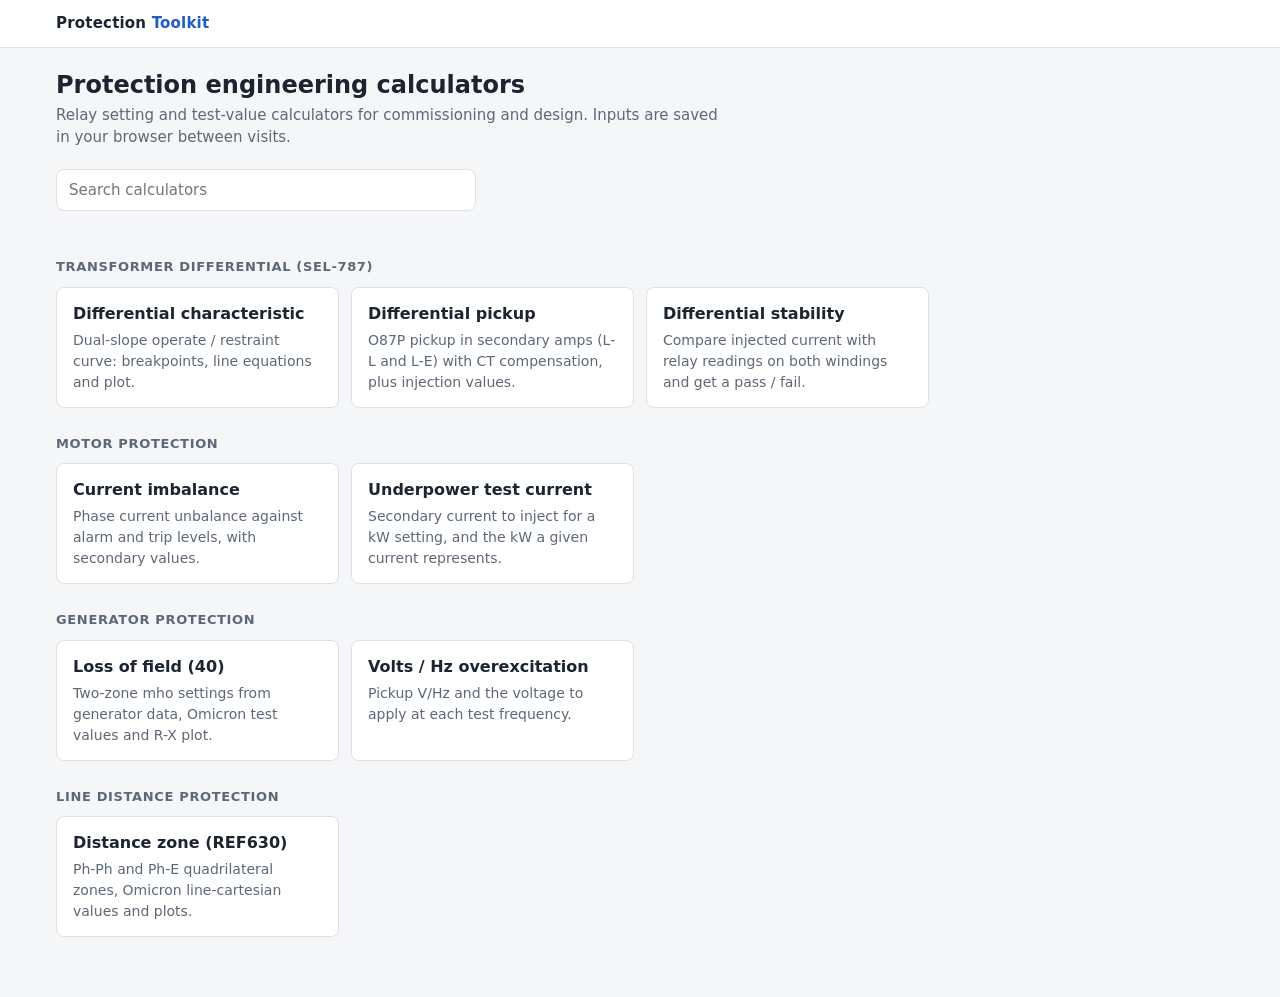
<file: calculators/calculator site/index.html>
<!doctype html>
<html lang="en">
<head>
<meta charset="utf-8">
<meta name="viewport" content="width=device-width, initial-scale=1">
<title>Protection Toolkit</title>
<link rel="stylesheet" href="css/style.css">
</head>
<body data-base="">
<main class="wrap" id="app">
  <div class="page-title">
    <h1>Protection engineering calculators</h1>
    <p>Relay setting and test-value calculators for commissioning and design. Inputs are saved in your browser between visits.</p>
  </div>
  <input class="search" id="q" type="search" placeholder="Search calculators" aria-label="Search calculators">
  <div id="list"></div>
</main>
<script src="js/registry.js"></script>
<script src="js/core.js"></script>
<script>
(function () {
  var h = TK.h, list = document.getElementById('list'), q = document.getElementById('q');
  var head = h('header', { class: 'site-header' }, h('div', { class: 'wrap' }, h('a', { class: 'brand', href: 'index.html', html: 'Protection <span>Toolkit</span>' })));
  document.body.insertBefore(head, document.body.firstChild);
  function render() {
    var term = q.value.trim().toLowerCase(), groups = {}, order = [];
    TK.registry.forEach(function (c) {
      if (term && (c.title + ' ' + c.desc + ' ' + c.group).toLowerCase().indexOf(term) < 0) return;
      if (!groups[c.group]) { groups[c.group] = []; order.push(c.group); }
      groups[c.group].push(c);
    });
    list.textContent = '';
    if (!order.length) list.appendChild(h('p', { class: 'empty' }, 'No calculators match.'));
    order.forEach(function (g) {
      list.appendChild(h('div', { class: 'group-h' }, g));
      list.appendChild(h('div', { class: 'cards' }, groups[g].map(function (c) {
        return h('a', { class: 'card', href: c.href }, h('h3', null, c.title), h('p', null, c.desc));
      })));
    });
  }
  q.addEventListener('input', render);
  render();
})();
</script>
</body>
</html>
</file>
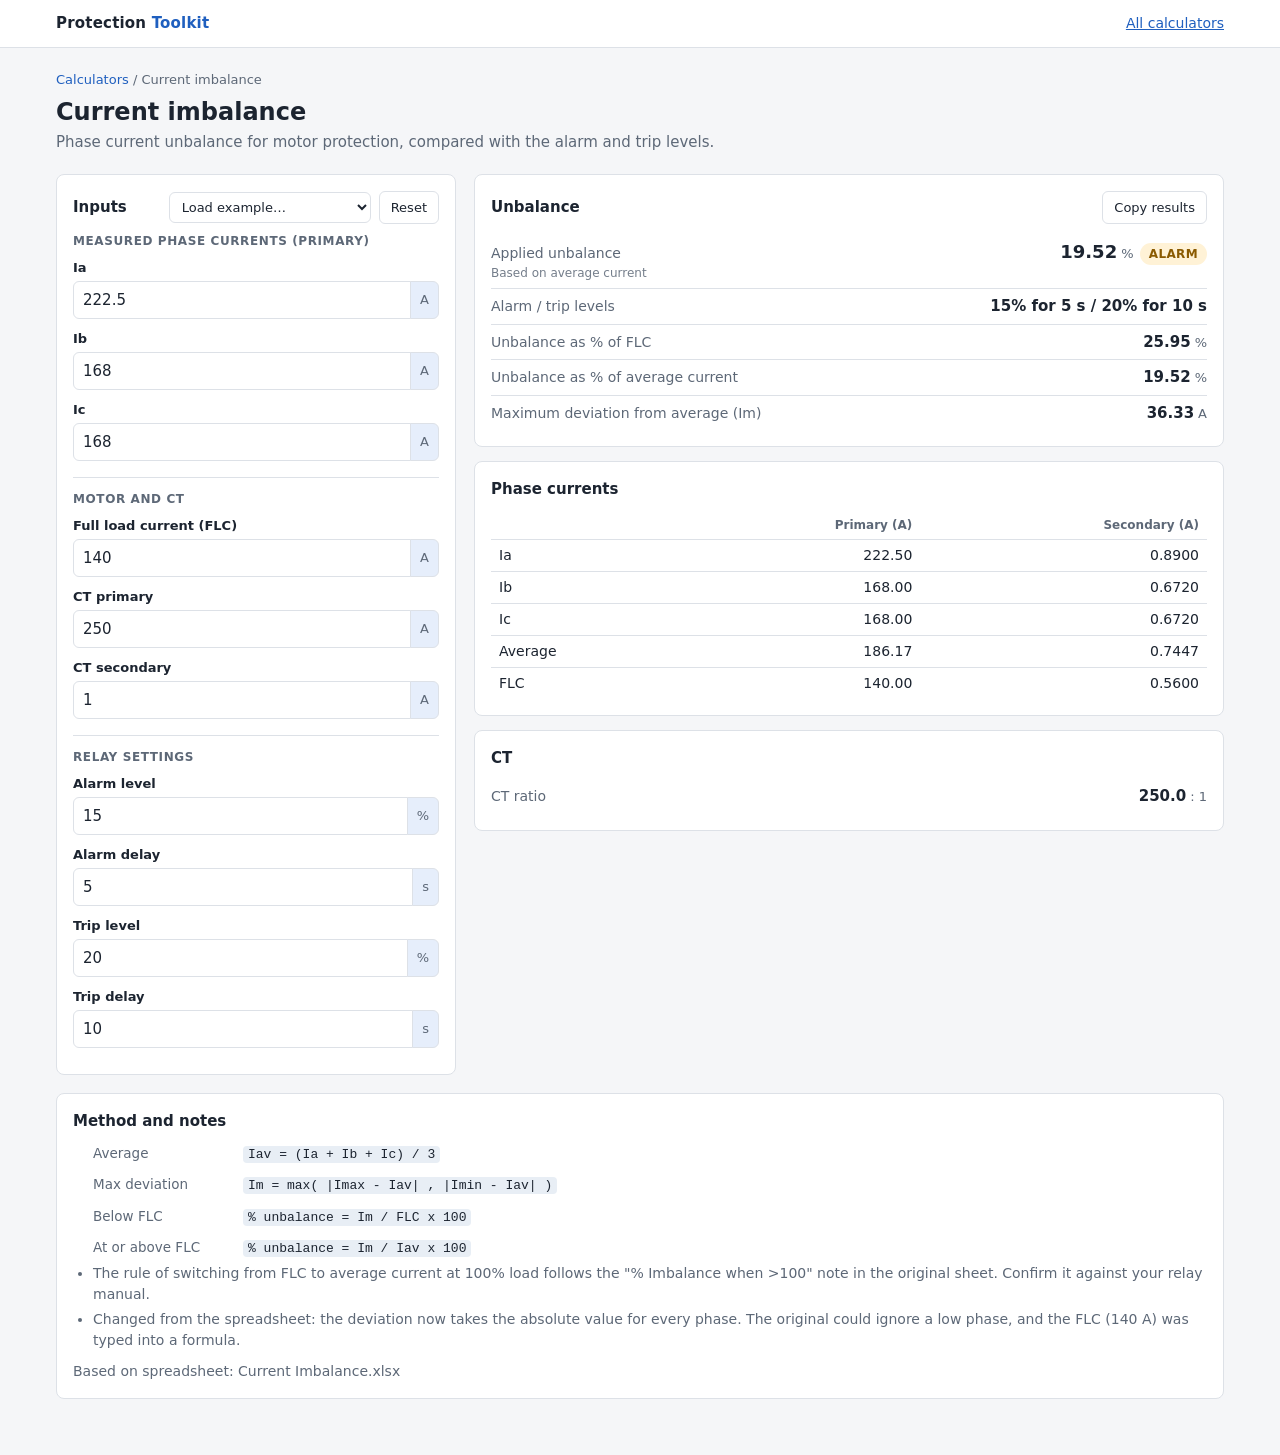
<file: calculators/calculator site/calculators/current-imbalance.html>
<!doctype html>
<html lang="en">
<head>
<meta charset="utf-8">
<meta name="viewport" content="width=device-width, initial-scale=1">
<title>Current imbalance - Protection Toolkit</title>
<link rel="stylesheet" href="../css/style.css">
</head>
<body data-base="../">
<main class="wrap" id="app"></main>
<script src="../js/core.js"></script>
<script src="../js/calcs/current-imbalance.js"></script>
<script>
TK.mount({
  id: 'current-imbalance',
  title: 'Current imbalance',
  subtitle: 'Phase current unbalance for motor protection, compared with the alarm and trip levels.',
  source: 'Current Imbalance.xlsx',
  inputs: [
    { group: 'Measured phase currents (primary)' },
    { id: 'ia', label: 'Ia', unit: 'A', value: 222.5, min: 0 },
    { id: 'ib', label: 'Ib', unit: 'A', value: 168, min: 0 },
    { id: 'ic', label: 'Ic', unit: 'A', value: 168, min: 0 },
    { group: 'Motor and CT' },
    { id: 'flc', label: 'Full load current (FLC)', unit: 'A', value: 140, minExclusive: 0 },
    { id: 'ctPri', label: 'CT primary', unit: 'A', value: 250, minExclusive: 0 },
    { id: 'ctSec', label: 'CT secondary', unit: 'A', value: 1, minExclusive: 0 },
    { group: 'Relay settings' },
    { id: 'alarmPct', label: 'Alarm level', unit: '%', value: 15, min: 0 },
    { id: 'alarmTime', label: 'Alarm delay', unit: 's', value: 5, min: 0 },
    { id: 'tripPct', label: 'Trip level', unit: '%', value: 20, min: 0 },
    { id: 'tripTime', label: 'Trip delay', unit: 's', value: 10, min: 0 }
  ],
  presets: [
    { name: 'Sheet example (Ia high)', values: { ia: 222.5, ib: 168, ic: 168, flc: 140, ctPri: 250, ctSec: 1, alarmPct: 15, alarmTime: 5, tripPct: 20, tripTime: 10 } },
    { name: 'One low phase (Ic 100 A)', values: { ia: 140, ib: 140, ic: 100, flc: 140, ctPri: 250, ctSec: 1, alarmPct: 15, alarmTime: 5, tripPct: 20, tripTime: 10 } }
  ],
  calc: function (v) {
    var r = TK.calcs.currentImbalance.compute(v);
    var st = r.state === 'trip' ? ['fail', 'TRIP'] : r.state === 'alarm' ? ['warn', 'ALARM'] : ['pass', 'NORMAL'];
    return {
      warnings: r.warnings,
      sections: [
        { title: 'Unbalance', rows: [
          { label: 'Applied unbalance', hint: 'Based on ' + r.basis, value: r.pct, unit: '%', dp: 2, strong: true, status: st[0], statusText: st[1] },
          { label: 'Alarm / trip levels', value: v.alarmPct + '% for ' + v.alarmTime + ' s / ' + v.tripPct + '% for ' + v.tripTime + ' s' },
          { label: 'Unbalance as % of FLC', value: r.pctFlc, unit: '%', dp: 2 },
          { label: 'Unbalance as % of average current', value: r.pctIav, unit: '%', dp: 2 },
          { label: 'Maximum deviation from average (Im)', value: r.im, unit: 'A', dp: 2 }
        ] },
        { title: 'Phase currents', table: {
          head: ['', 'Primary (A)', 'Secondary (A)'],
          dp: [0, 2, 4],
          rows: [
            ['Ia', v.ia, r.secondary[0]], ['Ib', v.ib, r.secondary[1]], ['Ic', v.ic, r.secondary[2]],
            ['Average', r.iav, r.iav / r.ctr], ['FLC', v.flc, r.flcSecondary]
          ] } },
        { title: 'CT', rows: [{ label: 'CT ratio', value: r.ctr, unit: ': 1', dp: 1 }] }
      ]
    };
  },
  formulas: [
    { label: 'Average', text: 'Iav = (Ia + Ib + Ic) / 3' },
    { label: 'Max deviation', text: 'Im = max( |Imax - Iav| , |Imin - Iav| )' },
    { label: 'Below FLC', text: '% unbalance = Im / FLC x 100' },
    { label: 'At or above FLC', text: '% unbalance = Im / Iav x 100' }
  ],
  notes: [
    'The rule of switching from FLC to average current at 100% load follows the "% Imbalance when &gt;100" note in the original sheet. Confirm it against your relay manual.',
    'Changed from the spreadsheet: the deviation now takes the absolute value for every phase. The original could ignore a low phase, and the FLC (140 A) was typed into a formula.'
  ]
});
</script>
</body>
</html>
</file>
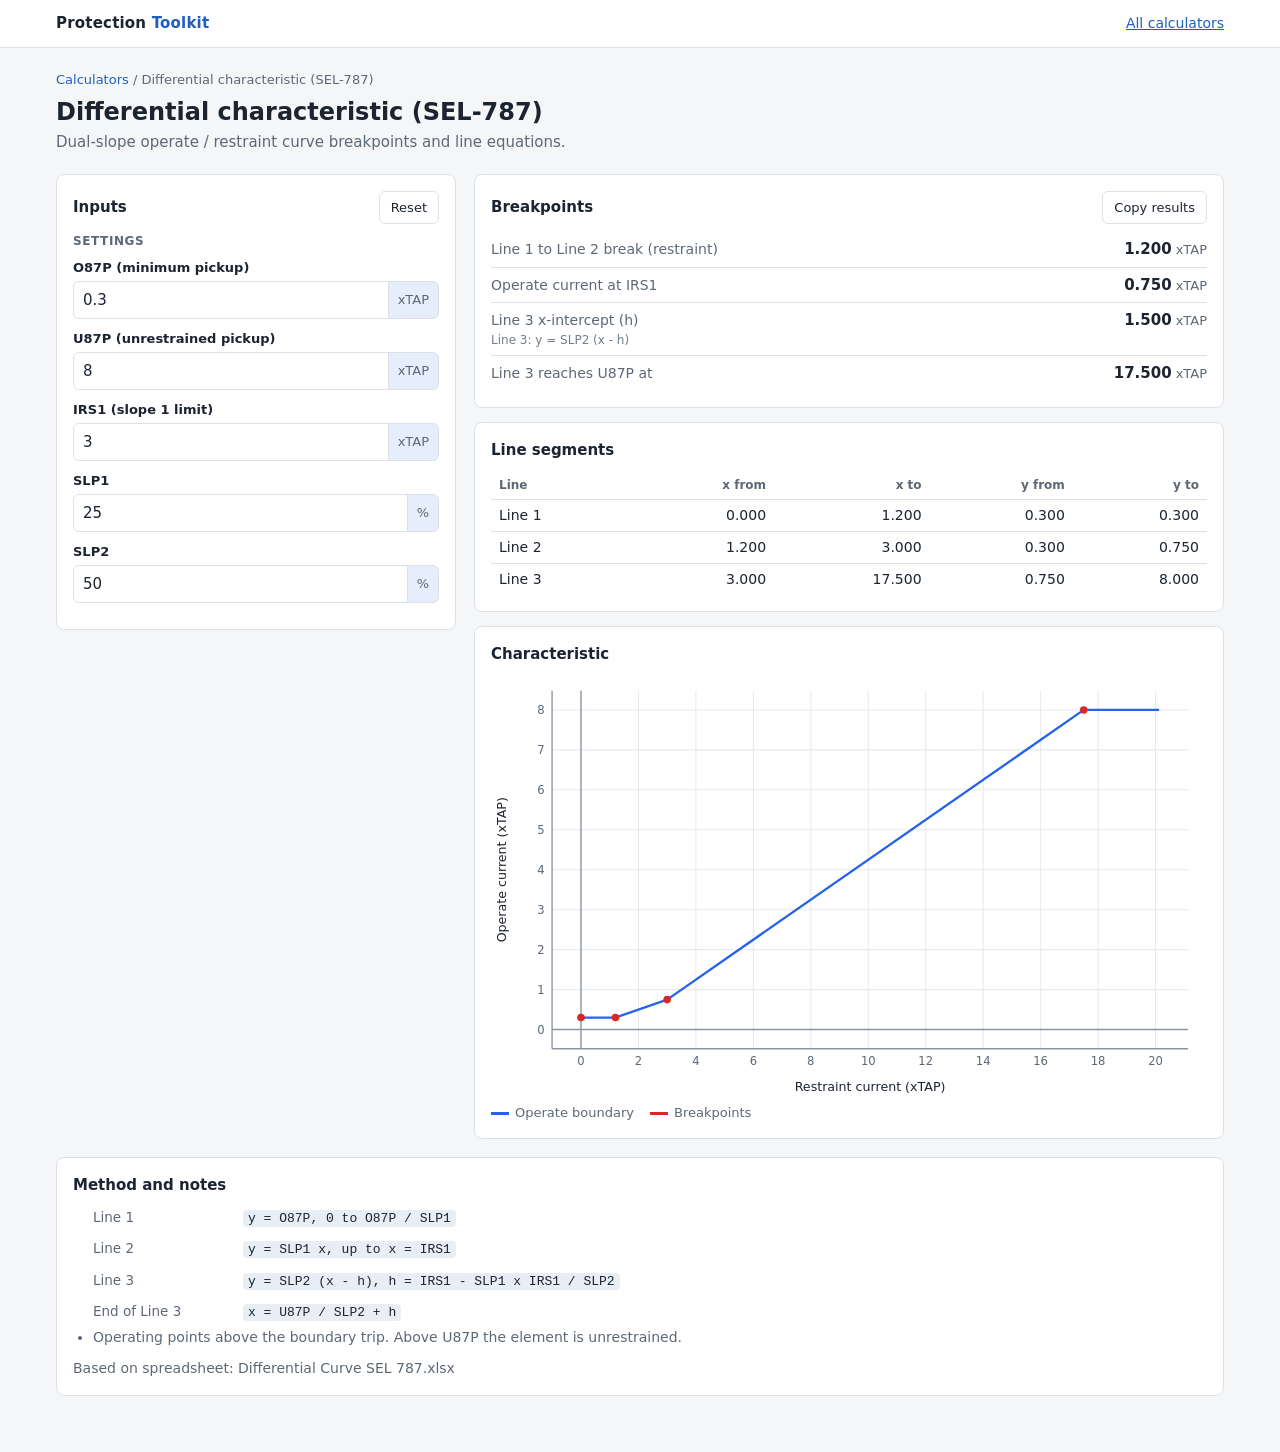
<file: calculators/calculator site/calculators/differential-curve.html>
<!doctype html>
<html lang="en">
<head>
<meta charset="utf-8">
<meta name="viewport" content="width=device-width, initial-scale=1">
<title>Differential characteristic - Protection Toolkit</title>
<link rel="stylesheet" href="../css/style.css">
</head>
<body data-base="../">
<main class="wrap" id="app"></main>
<script src="../js/core.js"></script>
<script src="../js/calcs/differential-curve.js"></script>
<script>
TK.mount({
  id: 'differential-curve',
  title: 'Differential characteristic (SEL-787)',
  subtitle: 'Dual-slope operate / restraint curve breakpoints and line equations.',
  source: 'Differential Curve SEL 787.xlsx',
  inputs: [
    { group: 'Settings' },
    { id: 'o87p', label: 'O87P (minimum pickup)', unit: 'xTAP', value: 0.3, minExclusive: 0 },
    { id: 'u87p', label: 'U87P (unrestrained pickup)', unit: 'xTAP', value: 8, minExclusive: 0 },
    { id: 'irs1', label: 'IRS1 (slope 1 limit)', unit: 'xTAP', value: 3, minExclusive: 0 },
    { id: 'slp1', label: 'SLP1', unit: '%', value: 25, minExclusive: 0 },
    { id: 'slp2', label: 'SLP2', unit: '%', value: 50, minExclusive: 0 }
  ],
  calc: function (v) {
    var r = TK.calcs.differentialCurve.compute(v);
    var L = r.lines;
    var pts = [[L[0].x1, L[0].y1], [L[0].x2, L[0].y2], [L[1].x2, L[1].y2], [L[2].x2, L[2].y2]];
    var xEnd = Math.max(r.x3 * 1.15, r.x3 + 1);
    return {
      warnings: r.warnings,
      sections: [
        { title: 'Breakpoints', rows: [
          { label: 'Line 1 to Line 2 break (restraint)', value: r.x1, unit: 'xTAP', dp: 3 },
          { label: 'Operate current at IRS1', value: r.yIrs, unit: 'xTAP', dp: 3 },
          { label: 'Line 3 x-intercept (h)', hint: 'Line 3: y = SLP2 (x - h)', value: r.h, unit: 'xTAP', dp: 3 },
          { label: 'Line 3 reaches U87P at', value: r.x3, unit: 'xTAP', dp: 3 }
        ] },
        { title: 'Line segments', table: {
          head: ['Line', 'x from', 'x to', 'y from', 'y to'], dp: [0, 3, 3, 3, 3],
          rows: L.map(function (l) { return [l.name, l.x1, l.x2, l.y1, l.y2]; }) } },
        { title: 'Characteristic', plot: {
          title: 'Differential characteristic',
          xlabel: 'Restraint current (xTAP)', ylabel: 'Operate current (xTAP)', include: [[0, 0]],
          series: [
            { name: 'Operate boundary', pts: pts.concat([[xEnd, v.u87p]]), markers: false },
            { name: 'Breakpoints', pts: pts, markers: true, color: 'var(--c2)', width: 0.01 }
          ] } }
      ]
    };
  },
  formulas: [
    { label: 'Line 1', text: 'y = O87P,  0 to O87P / SLP1' },
    { label: 'Line 2', text: 'y = SLP1 x,  up to x = IRS1' },
    { label: 'Line 3', text: 'y = SLP2 (x - h),  h = IRS1 - SLP1 x IRS1 / SLP2' },
    { label: 'End of Line 3', text: 'x = U87P / SLP2 + h' }
  ],
  notes: ['Operating points above the boundary trip. Above U87P the element is unrestrained.']
});
</script>
</body>
</html>
</file>
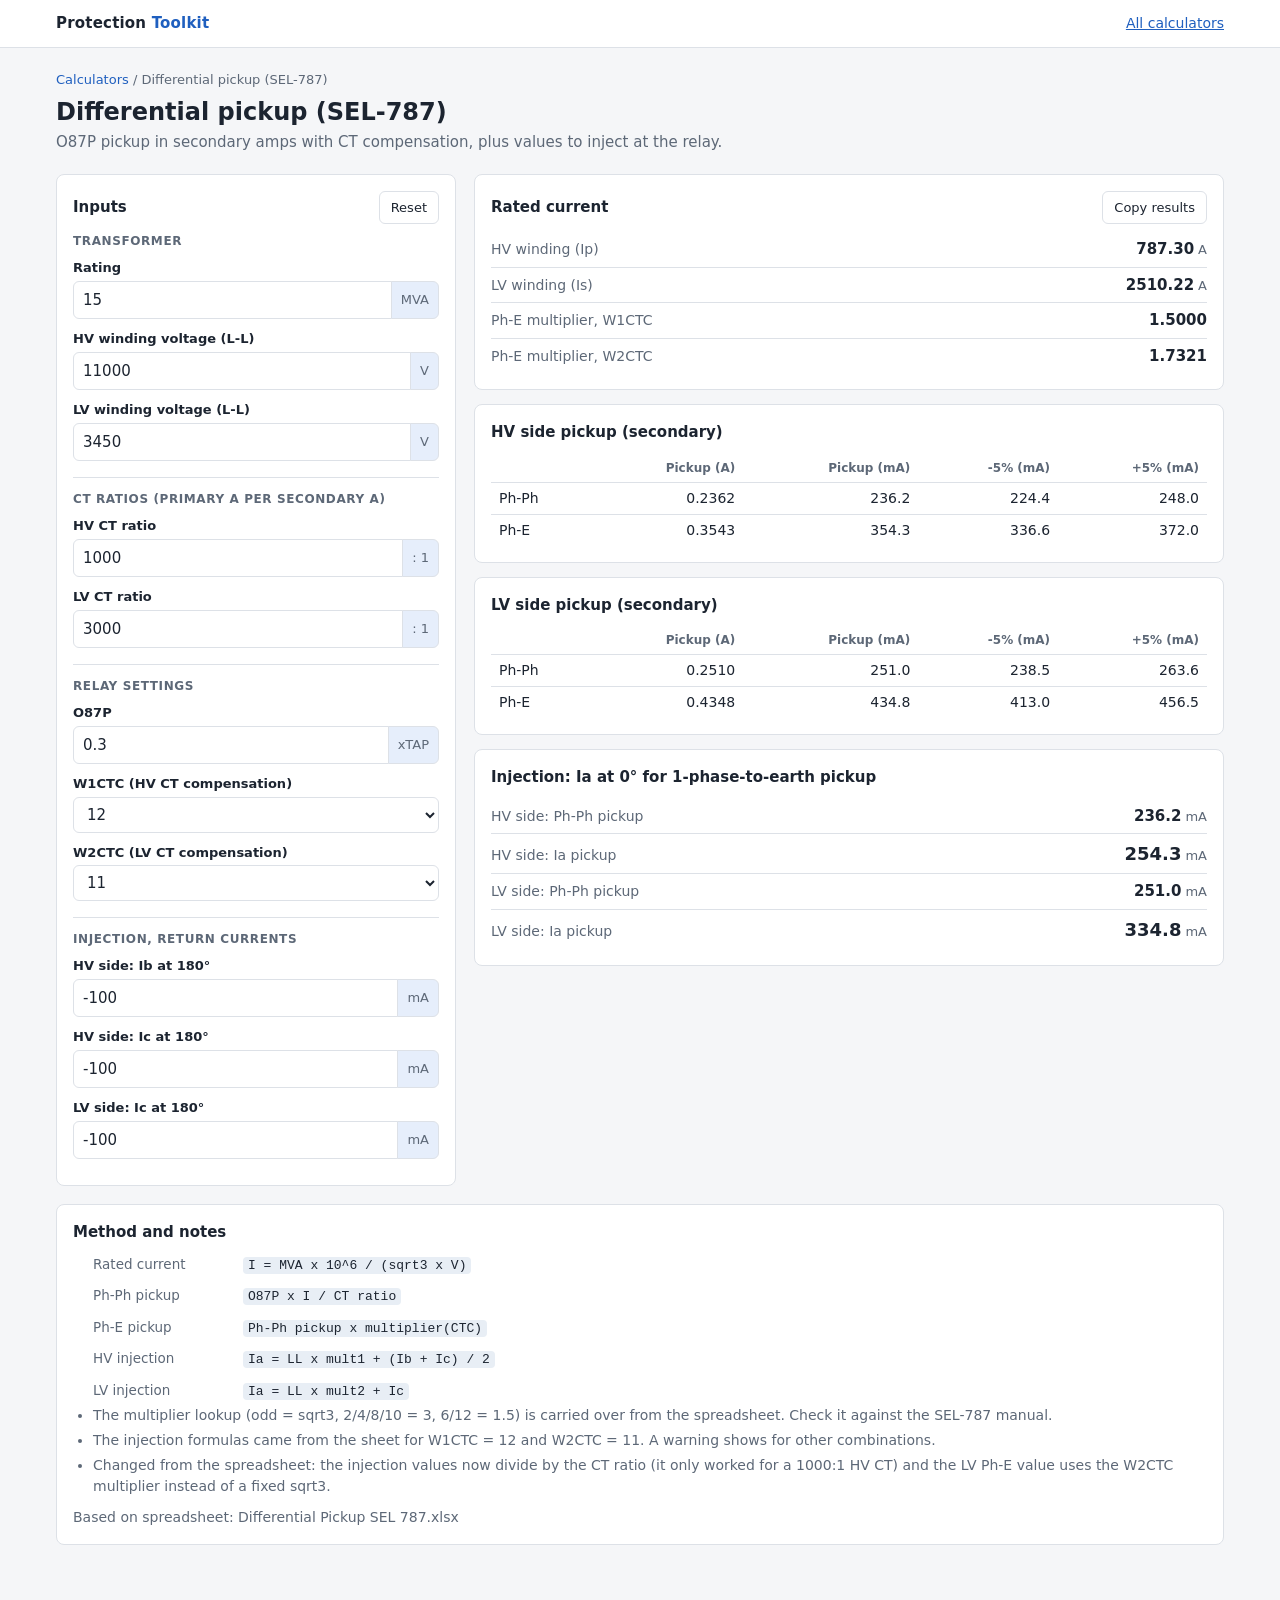
<file: calculators/calculator site/calculators/differential-pickup.html>
<!doctype html>
<html lang="en">
<head>
<meta charset="utf-8">
<meta name="viewport" content="width=device-width, initial-scale=1">
<title>Differential pickup - Protection Toolkit</title>
<link rel="stylesheet" href="../css/style.css">
</head>
<body data-base="../">
<main class="wrap" id="app"></main>
<script src="../js/core.js"></script>
<script src="../js/calcs/differential-pickup.js"></script>
<script>
var CTC = [];
for (var i = 0; i <= 12; i++) CTC.push({ value: i, label: String(i) });
TK.mount({
  id: 'differential-pickup',
  title: 'Differential pickup (SEL-787)',
  subtitle: 'O87P pickup in secondary amps with CT compensation, plus values to inject at the relay.',
  source: 'Differential Pickup SEL 787.xlsx',
  inputs: [
    { group: 'Transformer' },
    { id: 'mva', label: 'Rating', unit: 'MVA', value: 15, minExclusive: 0 },
    { id: 'vp', label: 'HV winding voltage (L-L)', unit: 'V', value: 11000, minExclusive: 0 },
    { id: 'vs', label: 'LV winding voltage (L-L)', unit: 'V', value: 3450, minExclusive: 0 },
    { group: 'CT ratios (primary A per secondary A)' },
    { id: 'ctrHv', label: 'HV CT ratio', unit: ': 1', value: 1000, minExclusive: 0 },
    { id: 'ctrLv', label: 'LV CT ratio', unit: ': 1', value: 3000, minExclusive: 0 },
    { group: 'Relay settings' },
    { id: 'o87p', label: 'O87P', unit: 'xTAP', value: 0.3, minExclusive: 0 },
    { id: 'w1ctc', label: 'W1CTC (HV CT compensation)', type: 'select', value: 12, options: CTC },
    { id: 'w2ctc', label: 'W2CTC (LV CT compensation)', type: 'select', value: 11, options: CTC },
    { group: 'Injection, return currents' },
    { id: 'dIb', label: 'HV side: Ib at 180°', unit: 'mA', value: -100 },
    { id: 'dIc', label: 'HV side: Ic at 180°', unit: 'mA', value: -100 },
    { id: 'sIc', label: 'LV side: Ic at 180°', unit: 'mA', value: -100 }
  ],
  calc: function (v) {
    var r = TK.calcs.differentialPickup.compute(v);
    function side(name, s) {
      return { title: name, table: {
        head: ['', 'Pickup (A)', 'Pickup (mA)', '-5% (mA)', '+5% (mA)'], dp: [0, 4, 1, 1, 1],
        rows: [
          ['Ph-Ph', s.ll, s.ll * 1000, (s.ll - s.llTol) * 1000, (s.ll + s.llTol) * 1000],
          ['Ph-E', s.le, s.le * 1000, (s.le - s.leTol) * 1000, (s.le + s.leTol) * 1000]
        ] } };
    }
    return {
      warnings: r.warnings,
      sections: [
        { title: 'Rated current', rows: [
          { label: 'HV winding (Ip)', value: r.ip, unit: 'A', dp: 2 },
          { label: 'LV winding (Is)', value: r.is, unit: 'A', dp: 2 },
          { label: 'Ph-E multiplier, W1CTC', value: r.f1, dp: 4 },
          { label: 'Ph-E multiplier, W2CTC', value: r.f2, dp: 4 }
        ] },
        side('HV side pickup (secondary)', r.hv),
        side('LV side pickup (secondary)', r.lv),
        { title: 'Injection: Ia at 0° for 1-phase-to-earth pickup', rows: [
          { label: 'HV side: Ph-Ph pickup', value: r.inj.deltaLLmA, unit: 'mA', dp: 1 },
          { label: 'HV side: Ia pickup', value: r.inj.deltaIa, unit: 'mA', dp: 1, strong: true },
          { label: 'LV side: Ph-Ph pickup', value: r.inj.starLLmA, unit: 'mA', dp: 1 },
          { label: 'LV side: Ia pickup', value: r.inj.starIa, unit: 'mA', dp: 1, strong: true }
        ] }
      ]
    };
  },
  formulas: [
    { label: 'Rated current', text: 'I = MVA x 10^6 / (sqrt3 x V)' },
    { label: 'Ph-Ph pickup', text: 'O87P x I / CT ratio' },
    { label: 'Ph-E pickup', text: 'Ph-Ph pickup x multiplier(CTC)' },
    { label: 'HV injection', text: 'Ia = LL x mult1 + (Ib + Ic) / 2' },
    { label: 'LV injection', text: 'Ia = LL x mult2 + Ic' }
  ],
  notes: [
    'The multiplier lookup (odd = sqrt3, 2/4/8/10 = 3, 6/12 = 1.5) is carried over from the spreadsheet. Check it against the SEL-787 manual.',
    'The injection formulas came from the sheet for W1CTC = 12 and W2CTC = 11. A warning shows for other combinations.',
    'Changed from the spreadsheet: the injection values now divide by the CT ratio (it only worked for a 1000:1 HV CT) and the LV Ph-E value uses the W2CTC multiplier instead of a fixed sqrt3.'
  ]
});
</script>
</body>
</html>
</file>
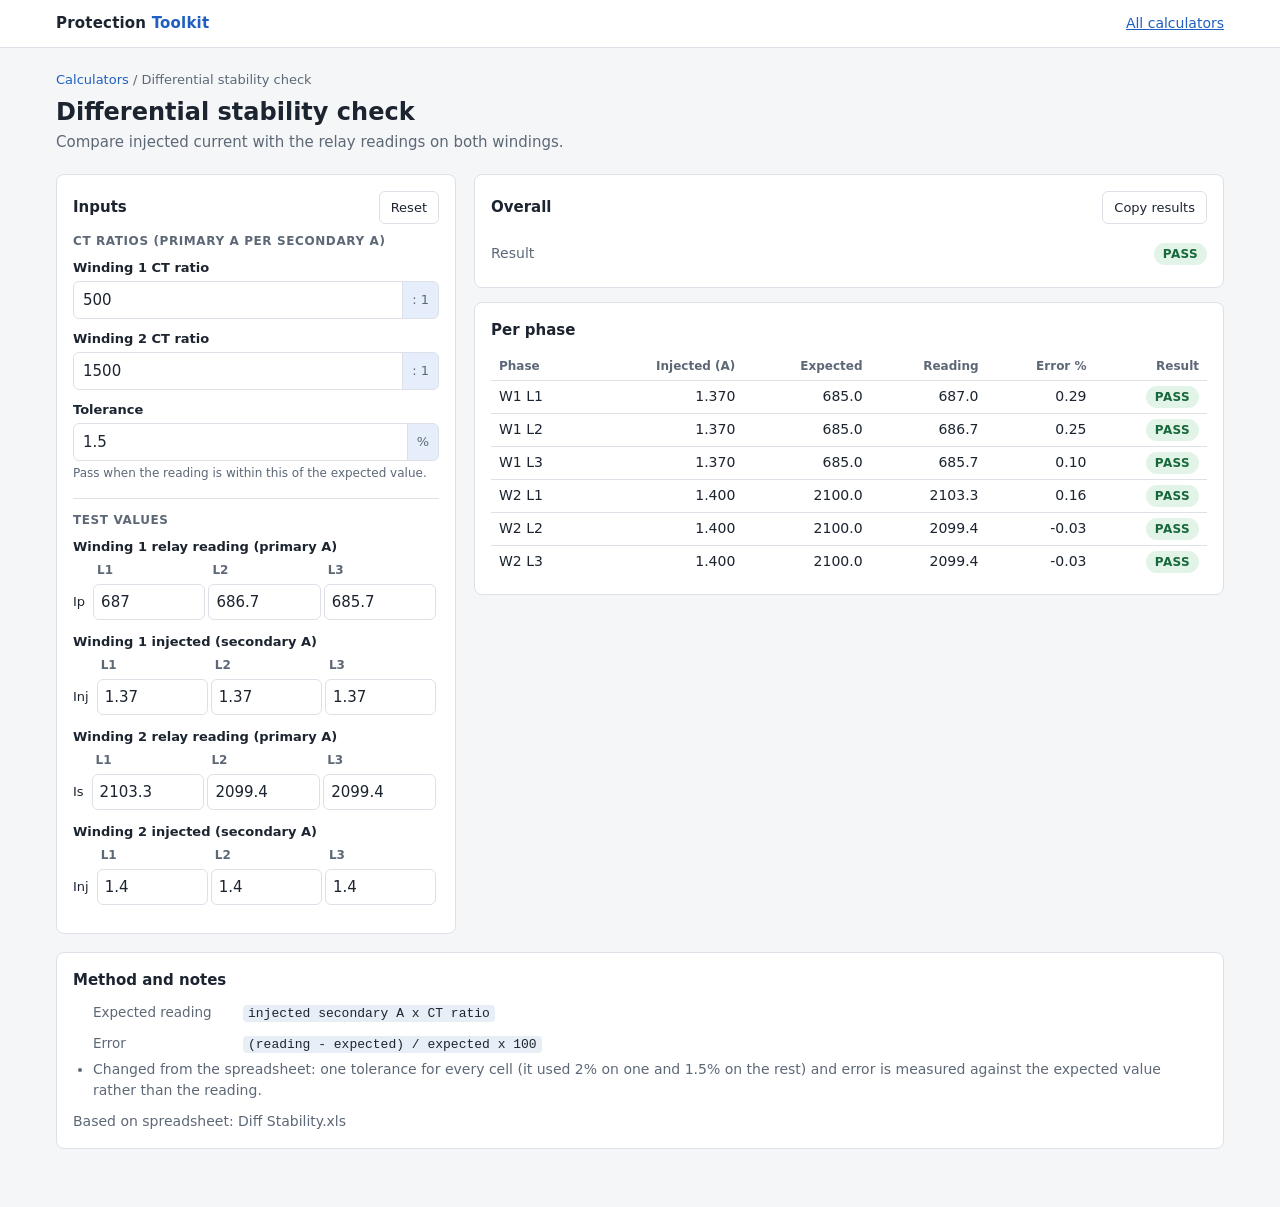
<file: calculators/calculator site/calculators/differential-stability.html>
<!doctype html>
<html lang="en">
<head>
<meta charset="utf-8">
<meta name="viewport" content="width=device-width, initial-scale=1">
<title>Differential stability - Protection Toolkit</title>
<link rel="stylesheet" href="../css/style.css">
</head>
<body data-base="../">
<main class="wrap" id="app"></main>
<script src="../js/core.js"></script>
<script src="../js/calcs/differential-stability.js"></script>
<script>
function cells(prefix, vals) {
  return vals.map(function (v, i) { return { id: prefix + i, label: 'L' + (i + 1), value: v, min: 0 }; });
}
TK.mount({
  id: 'differential-stability',
  title: 'Differential stability check',
  subtitle: 'Compare injected current with the relay readings on both windings.',
  source: 'Diff Stability.xls',
  inputs: [
    { group: 'CT ratios (primary A per secondary A)' },
    { id: 'ctrP', label: 'Winding 1 CT ratio', unit: ': 1', value: 500, minExclusive: 0 },
    { id: 'ctrS', label: 'Winding 2 CT ratio', unit: ': 1', value: 1500, minExclusive: 0 },
    { id: 'tol', label: 'Tolerance', unit: '%', value: 1.5, minExclusive: 0, hint: 'Pass when the reading is within this of the expected value.' },
    { group: 'Test values' },
    { type: 'grid', title: 'Winding 1 relay reading (primary A)', cols: ['L1', 'L2', 'L3'], rows: [{ label: 'Ip', cells: cells('rp', [687, 686.7, 685.7]) }] },
    { type: 'grid', title: 'Winding 1 injected (secondary A)', cols: ['L1', 'L2', 'L3'], rows: [{ label: 'Inj', cells: cells('ip', [1.37, 1.37, 1.37]) }] },
    { type: 'grid', title: 'Winding 2 relay reading (primary A)', cols: ['L1', 'L2', 'L3'], rows: [{ label: 'Is', cells: cells('rs', [2103.3, 2099.4, 2099.4]) }] },
    { type: 'grid', title: 'Winding 2 injected (secondary A)', cols: ['L1', 'L2', 'L3'], rows: [{ label: 'Inj', cells: cells('is', [1.4, 1.4, 1.4]) }] }
  ],
  calc: function (v) {
    var r = TK.calcs.differentialStability.compute({
      ctrP: v.ctrP, ctrS: v.ctrS, tol: v.tol,
      readP: [v.rp0, v.rp1, v.rp2], injP: [v.ip0, v.ip1, v.ip2],
      readS: [v.rs0, v.rs1, v.rs2], injS: [v.is0, v.is1, v.is2]
    });
    function rows(side, list) {
      return list.map(function (c, i) {
        return [side + ' L' + (i + 1), c.injected, c.expected, c.reading, c.errPct, { v: c.pass ? 'PASS' : 'FAIL', status: c.pass ? 'pass' : 'fail' }];
      });
    }
    return {
      warnings: r.warnings,
      sections: [
        { title: 'Overall', rows: [{ label: 'Result', value: r.pass ? 'PASS' : 'FAIL', status: r.pass ? 'pass' : 'fail', strong: true }] },
        { title: 'Per phase', table: {
          head: ['Phase', 'Injected (A)', 'Expected', 'Reading', 'Error %', 'Result'], dp: [0, 3, 1, 1, 2, 0],
          rows: rows('W1', r.primary).concat(rows('W2', r.secondary)) } }
      ]
    };
  },
  formulas: [
    { label: 'Expected reading', text: 'injected secondary A x CT ratio' },
    { label: 'Error', text: '(reading - expected) / expected x 100' }
  ],
  notes: ['Changed from the spreadsheet: one tolerance for every cell (it used 2% on one and 1.5% on the rest) and error is measured against the expected value rather than the reading.']
});
</script>
</body>
</html>
</file>
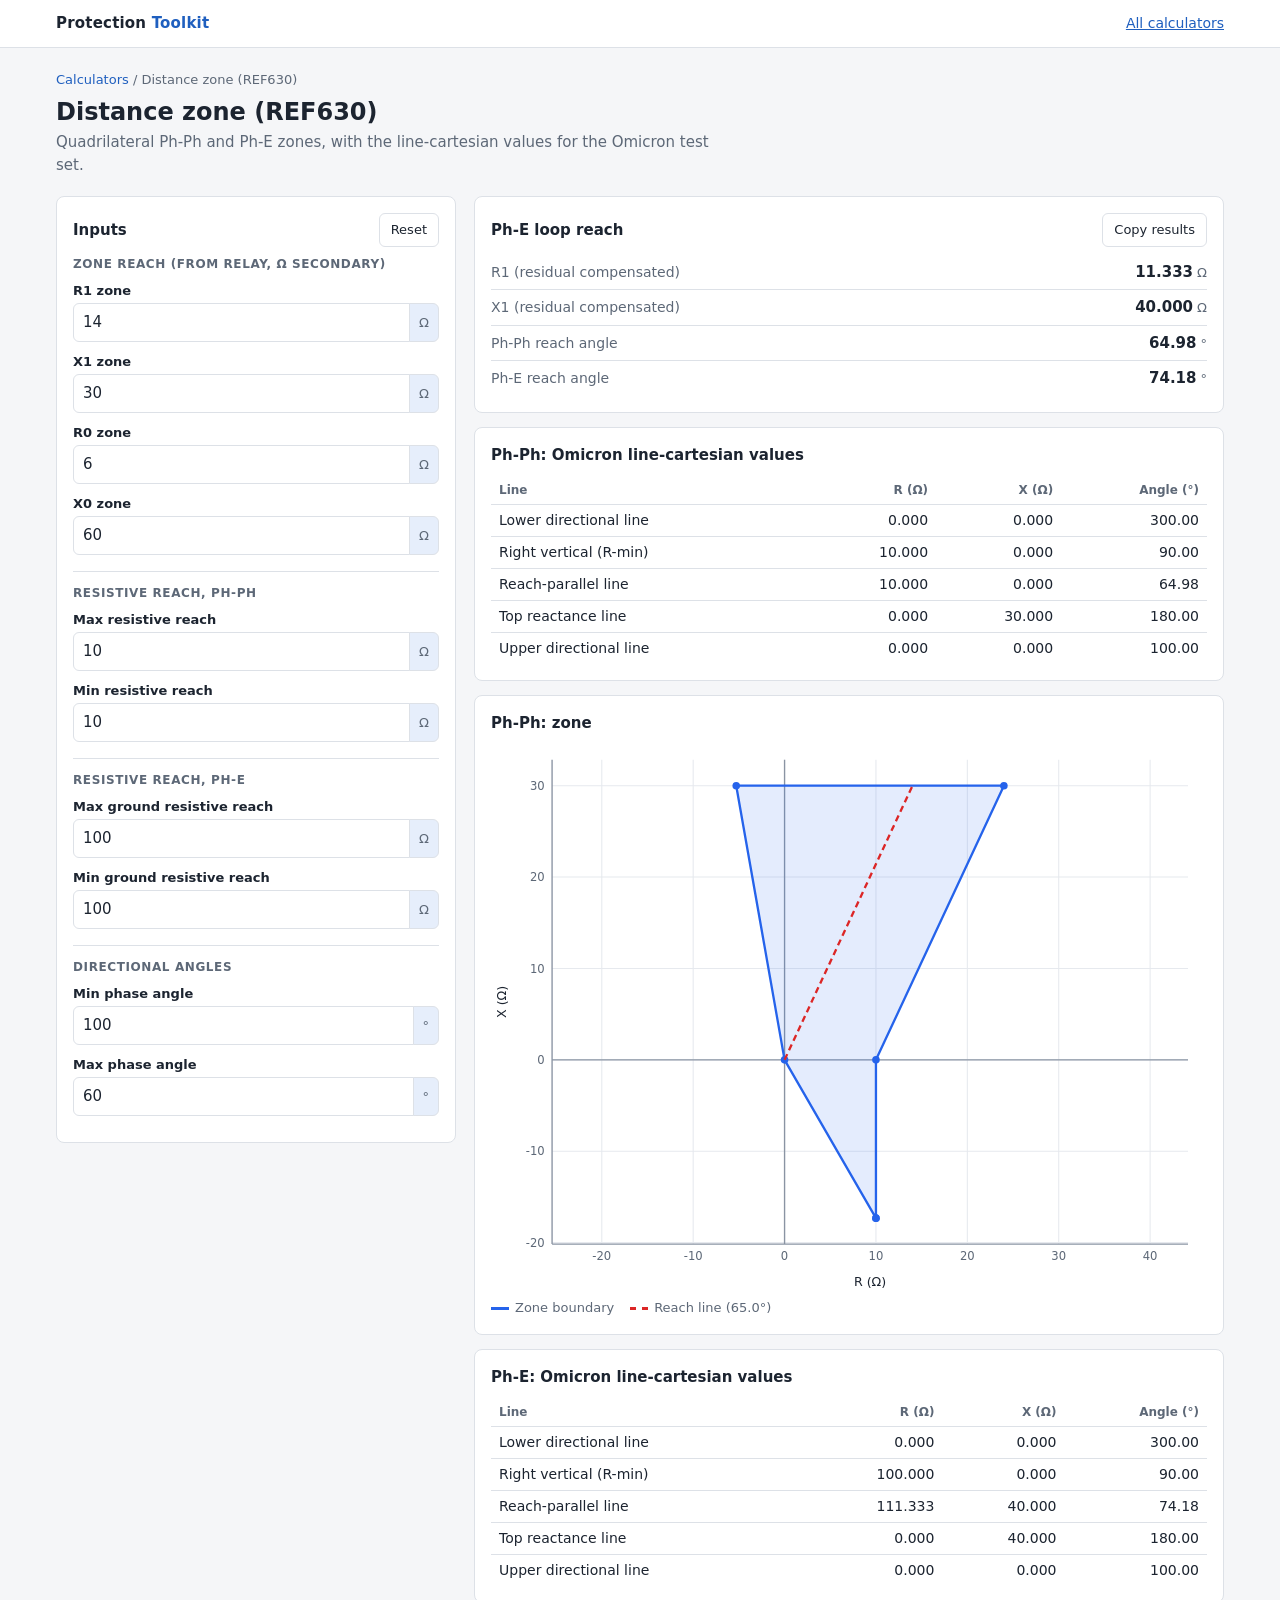
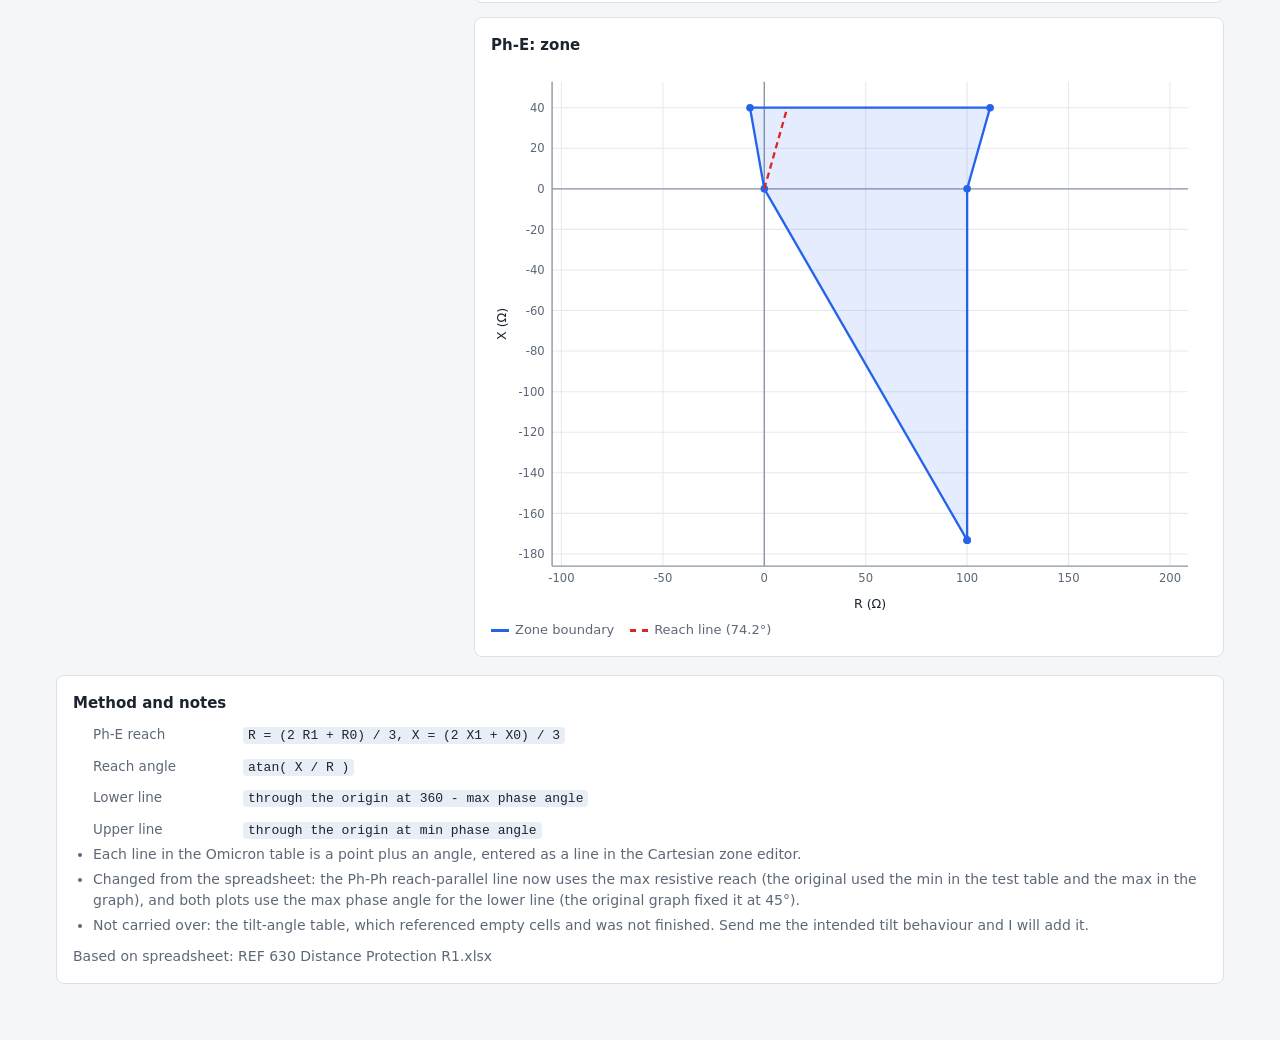
<file: calculators/calculator site/calculators/distance-ref630.html>
<!doctype html>
<html lang="en">
<head>
<meta charset="utf-8">
<meta name="viewport" content="width=device-width, initial-scale=1">
<title>Distance zone REF630 - Protection Toolkit</title>
<link rel="stylesheet" href="../css/style.css">
</head>
<body data-base="../">
<main class="wrap" id="app"></main>
<script src="../js/core.js"></script>
<script src="../js/calcs/distance-ref630.js"></script>
<script>
TK.mount({
  id: 'distance-ref630',
  title: 'Distance zone (REF630)',
  subtitle: 'Quadrilateral Ph-Ph and Ph-E zones, with the line-cartesian values for the Omicron test set.',
  source: 'REF 630 Distance Protection R1.xlsx',
  inputs: [
    { group: 'Zone reach (from relay, Ω secondary)' },
    { id: 'r1', label: 'R1 zone', unit: 'Ω', value: 14, minExclusive: 0 },
    { id: 'x1', label: 'X1 zone', unit: 'Ω', value: 30, minExclusive: 0 },
    { id: 'r0', label: 'R0 zone', unit: 'Ω', value: 6 },
    { id: 'x0', label: 'X0 zone', unit: 'Ω', value: 60 },
    { group: 'Resistive reach, Ph-Ph' },
    { id: 'rMaxPP', label: 'Max resistive reach', unit: 'Ω', value: 10, min: 0 },
    { id: 'rMinPP', label: 'Min resistive reach', unit: 'Ω', value: 10, min: 0 },
    { group: 'Resistive reach, Ph-E' },
    { id: 'rMaxGE', label: 'Max ground resistive reach', unit: 'Ω', value: 100, min: 0 },
    { id: 'rMinGE', label: 'Min ground resistive reach', unit: 'Ω', value: 100, min: 0 },
    { group: 'Directional angles' },
    { id: 'minAngle', label: 'Min phase angle', unit: '°', value: 100, min: 0, max: 180 },
    { id: 'maxAngle', label: 'Max phase angle', unit: '°', value: 60, min: 0, max: 90 }
  ],
  calc: function (v) {
    var r = TK.calcs.distanceRef630.compute(v);
    function lineTable(title, z) {
      return { title: title + ': Omicron line-cartesian values', table: {
        head: ['Line', 'R (Ω)', 'X (Ω)', 'Angle (°)'], dp: [0, 3, 3, 2],
        rows: z.lines.map(function (l) { return [l.name, l.r, l.x, l.angle]; }) } };
    }
    function plot(title, z) {
      return { title: title + ': zone', plot: {
        title: title, xlabel: 'R (Ω)', ylabel: 'X (Ω)', equal: true, include: [[0, 0]],
        series: [
          { name: 'Zone boundary', pts: z.polygon, fill: true, markers: true },
          { name: 'Reach line (' + TK.fmt(z.reachAngle, 1) + '°)', pts: [[0, 0], [z.r1, z.x1]], dash: '6 4', markers: false }
        ] } };
    }
    return {
      warnings: r.warnings,
      sections: [
        { title: 'Ph-E loop reach', rows: [
          { label: 'R1 (residual compensated)', value: r.residual.r, unit: 'Ω', dp: 3 },
          { label: 'X1 (residual compensated)', value: r.residual.x, unit: 'Ω', dp: 3 },
          { label: 'Ph-Ph reach angle', value: r.phPh.reachAngle, unit: '°', dp: 2 },
          { label: 'Ph-E reach angle', value: r.phE.reachAngle, unit: '°', dp: 2 }
        ] },
        lineTable('Ph-Ph', r.phPh), plot('Ph-Ph', r.phPh),
        lineTable('Ph-E', r.phE), plot('Ph-E', r.phE)
      ]
    };
  },
  formulas: [
    { label: 'Ph-E reach', text: 'R = (2 R1 + R0) / 3,  X = (2 X1 + X0) / 3' },
    { label: 'Reach angle', text: 'atan( X / R )' },
    { label: 'Lower line', text: 'through the origin at 360 - max phase angle' },
    { label: 'Upper line', text: 'through the origin at min phase angle' }
  ],
  notes: [
    'Each line in the Omicron table is a point plus an angle, entered as a line in the Cartesian zone editor.',
    'Changed from the spreadsheet: the Ph-Ph reach-parallel line now uses the max resistive reach (the original used the min in the test table and the max in the graph), and both plots use the max phase angle for the lower line (the original graph fixed it at 45°).',
    'Not carried over: the tilt-angle table, which referenced empty cells and was not finished. Send me the intended tilt behaviour and I will add it.'
  ]
});
</script>
</body>
</html>
</file>
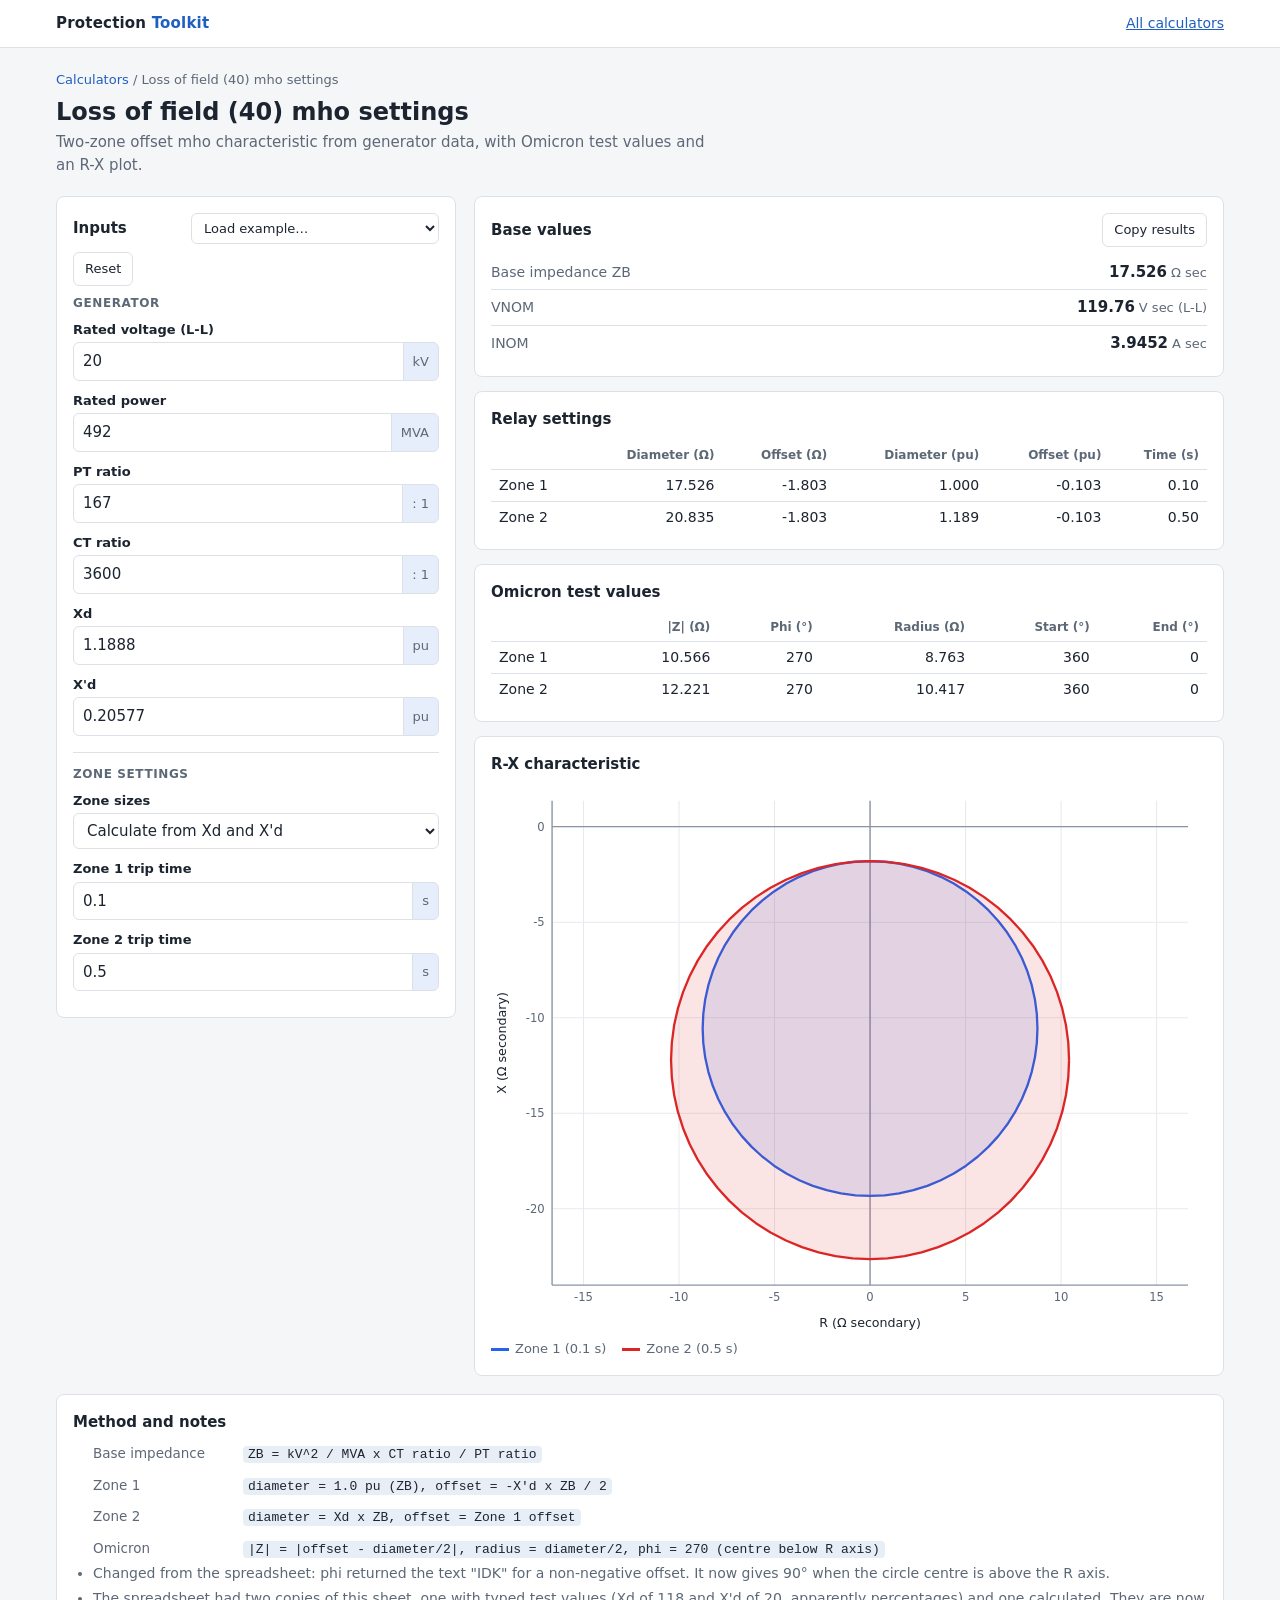
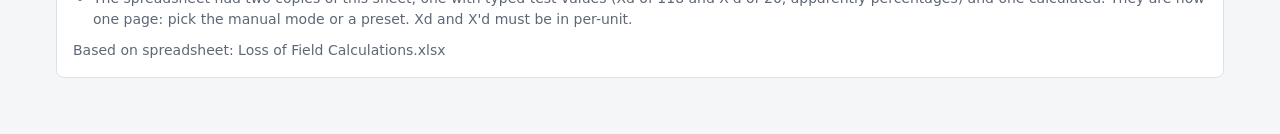
<file: calculators/calculator site/calculators/loss-of-field.html>
<!doctype html>
<html lang="en">
<head>
<meta charset="utf-8">
<meta name="viewport" content="width=device-width, initial-scale=1">
<title>Loss of field - Protection Toolkit</title>
<link rel="stylesheet" href="../css/style.css">
</head>
<body data-base="../">
<main class="wrap" id="app"></main>
<script src="../js/core.js"></script>
<script src="../js/calcs/loss-of-field.js"></script>
<script>
var M = { showIf: { id: 'mode', eq: 'manual' } };
function mv(o) { for (var k in M) o[k] = M[k]; return o; }
TK.mount({
  id: 'loss-of-field',
  title: 'Loss of field (40) mho settings',
  subtitle: 'Two-zone offset mho characteristic from generator data, with Omicron test values and an R-X plot.',
  source: 'Loss of Field Calculations.xlsx',
  inputs: [
    { group: 'Generator' },
    { id: 'kv', label: 'Rated voltage (L-L)', unit: 'kV', value: 20, minExclusive: 0 },
    { id: 'mva', label: 'Rated power', unit: 'MVA', value: 492, minExclusive: 0 },
    { id: 'pt', label: 'PT ratio', unit: ': 1', value: 167, minExclusive: 0 },
    { id: 'ct', label: 'CT ratio', unit: ': 1', value: 3600, minExclusive: 0 },
    { id: 'xd', label: 'Xd', unit: 'pu', value: 1.1888, minExclusive: 0 },
    { id: 'xdp', label: "X'd", unit: 'pu', value: 0.20577, minExclusive: 0 },
    { group: 'Zone settings' },
    { id: 'mode', label: 'Zone sizes', type: 'select', numeric: false, value: 'calc',
      options: [{ value: 'calc', label: "Calculate from Xd and X'd" }, { value: 'manual', label: 'Enter diameter and offset' }] },
    mv({ id: 'z1d', label: 'Zone 1 diameter', unit: 'Ω sec', value: 17.53, minExclusive: 0 }),
    mv({ id: 'z1o', label: 'Zone 1 offset', unit: 'Ω sec', value: -1.8, hint: 'Top of the circle on the X axis. Negative = below the R axis.' }),
    mv({ id: 'z2d', label: 'Zone 2 diameter', unit: 'Ω sec', value: 20.83, minExclusive: 0 }),
    mv({ id: 'z2o', label: 'Zone 2 offset', unit: 'Ω sec', value: -1.8 }),
    { id: 'z1t', label: 'Zone 1 trip time', unit: 's', value: 0.1, min: 0 },
    { id: 'z2t', label: 'Zone 2 trip time', unit: 's', value: 0.5, min: 0 }
  ],
  presets: [
    { name: '492 MVA unit (calculated)', values: { kv: 20, mva: 492, pt: 167, ct: 3600, xd: 1.1888, xdp: 0.20577, mode: 'calc', z1t: 0.1, z2t: 0.5 } },
    { name: '15.8 MVA test settings (manual)', values: { kv: 11, mva: 15.829, pt: 167, ct: 3600, xd: 1.18, xdp: 0.2, mode: 'manual', z1d: 114.7, z1o: -12.6, z2d: 149.1, z2o: -12.6, z1t: 0.5, z2t: 3 } }
  ],
  calc: function (v) {
    var r = TK.calcs.lossOfField.compute(v);
    function oz(z) { return z.omicron; }
    return {
      warnings: r.warnings,
      sections: [
        { title: 'Base values', rows: [
          { label: 'Base impedance ZB', value: r.zb, unit: 'Ω sec', dp: 3 },
          { label: 'VNOM', value: r.vnom, unit: 'V sec (L-L)', dp: 2 },
          { label: 'INOM', value: r.inom, unit: 'A sec', dp: 4 }
        ] },
        { title: 'Relay settings', table: {
          head: ['', 'Diameter (Ω)', 'Offset (Ω)', 'Diameter (pu)', 'Offset (pu)', 'Time (s)'], dp: [0, 3, 3, 3, 3, 2],
          rows: [
            ['Zone 1', r.z1.diameter, r.z1.offset, r.z1.pu, r.z1.offsetPu, r.z1.time],
            ['Zone 2', r.z2.diameter, r.z2.offset, r.z2.pu, r.z2.offsetPu, r.z2.time]
          ] } },
        { title: 'Omicron test values', table: {
          head: ['', '|Z| (Ω)', 'Phi (°)', 'Radius (Ω)', 'Start (°)', 'End (°)'], dp: [0, 3, 0, 3, 0, 0],
          rows: [
            ['Zone 1', oz(r.z1).z, oz(r.z1).phi, oz(r.z1).radius, oz(r.z1).start, oz(r.z1).end],
            ['Zone 2', oz(r.z2).z, oz(r.z2).phi, oz(r.z2).radius, oz(r.z2).start, oz(r.z2).end]
          ] } },
        { title: 'R-X characteristic', plot: {
          title: 'Loss of field mho zones', xlabel: 'R (Ω secondary)', ylabel: 'X (Ω secondary)', equal: true, include: [[0, 0]],
          series: [
            { name: 'Zone 1 (' + v.z1t + ' s)', pts: r.z1.points, fill: true },
            { name: 'Zone 2 (' + v.z2t + ' s)', pts: r.z2.points, fill: true }
          ] } }
      ]
    };
  },
  formulas: [
    { label: 'Base impedance', text: 'ZB = kV^2 / MVA x CT ratio / PT ratio' },
    { label: 'Zone 1', text: "diameter = 1.0 pu (ZB), offset = -X'd x ZB / 2" },
    { label: 'Zone 2', text: 'diameter = Xd x ZB, offset = Zone 1 offset' },
    { label: 'Omicron', text: '|Z| = |offset - diameter/2|, radius = diameter/2, phi = 270 (centre below R axis)' }
  ],
  notes: [
    'Changed from the spreadsheet: phi returned the text "IDK" for a non-negative offset. It now gives 90° when the circle centre is above the R axis.',
    'The spreadsheet had two copies of this sheet, one with typed test values (Xd of 118 and X\'d of 20, apparently percentages) and one calculated. They are now one page: pick the manual mode or a preset. Xd and X\'d must be in per-unit.'
  ]
});
</script>
</body>
</html>
</file>
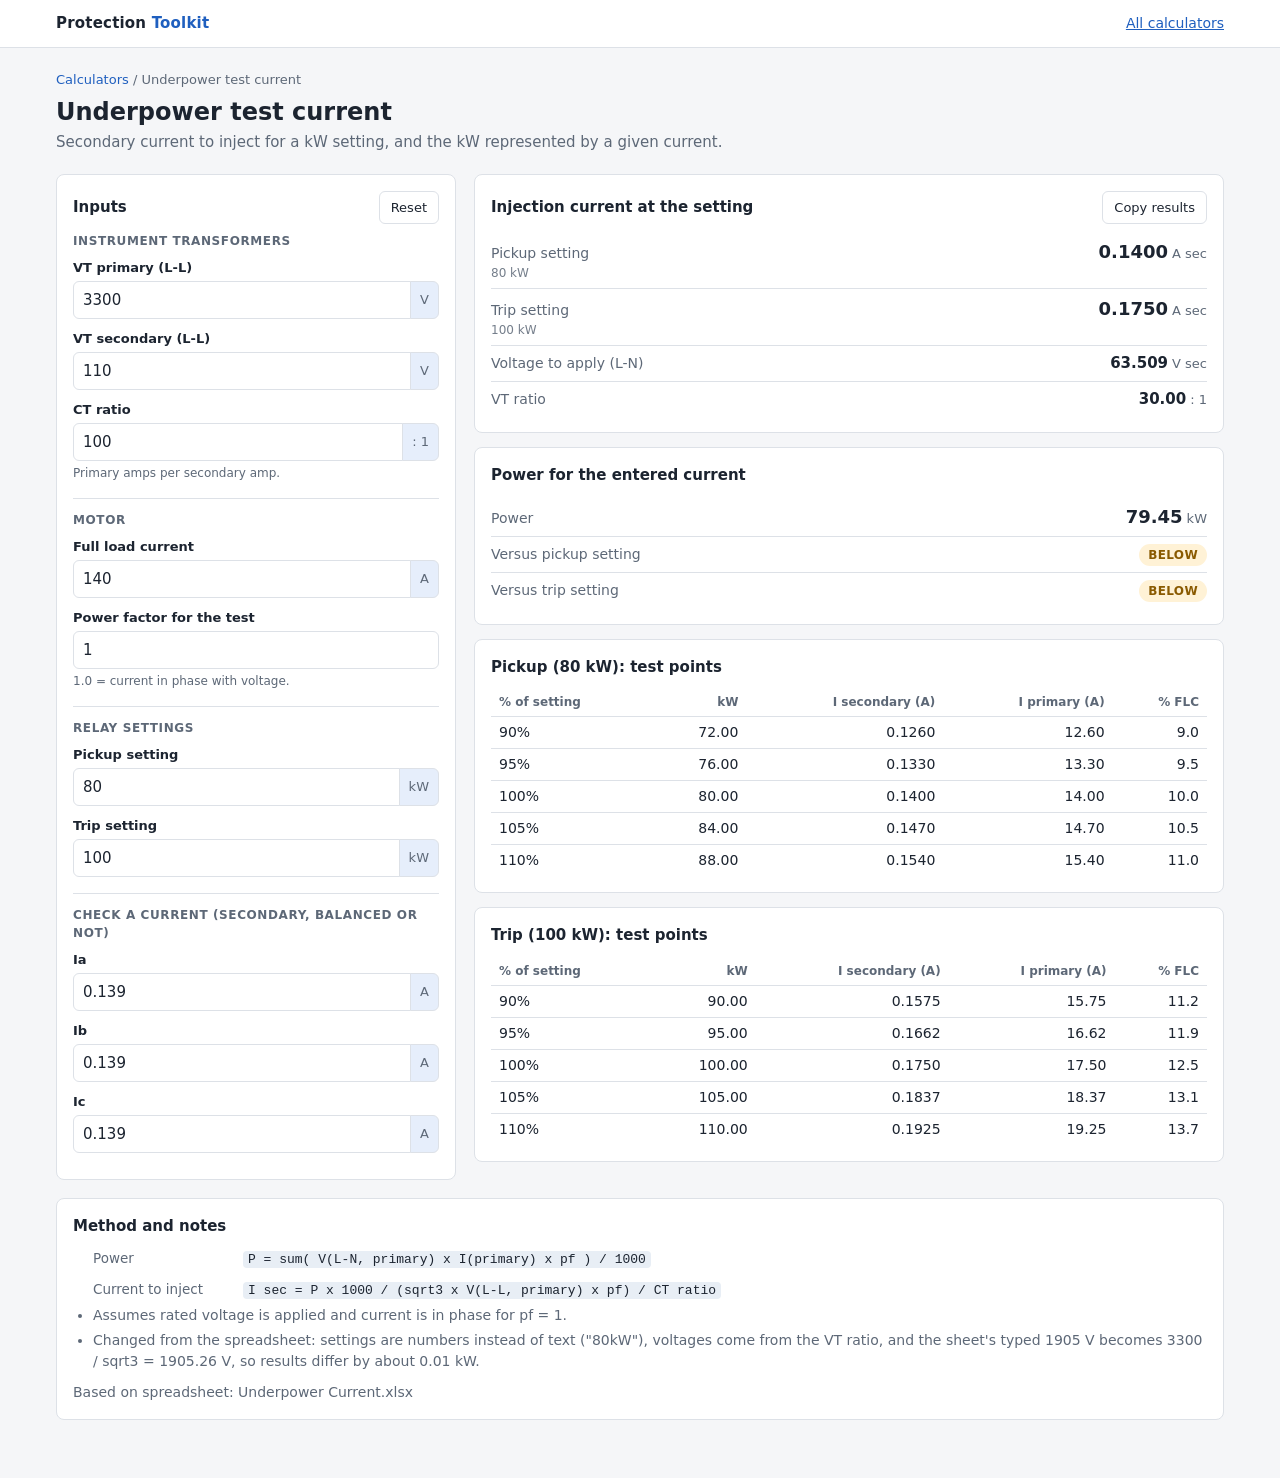
<file: calculators/calculator site/calculators/underpower.html>
<!doctype html>
<html lang="en">
<head>
<meta charset="utf-8">
<meta name="viewport" content="width=device-width, initial-scale=1">
<title>Underpower test current - Protection Toolkit</title>
<link rel="stylesheet" href="../css/style.css">
</head>
<body data-base="../">
<main class="wrap" id="app"></main>
<script src="../js/core.js"></script>
<script src="../js/calcs/underpower.js"></script>
<script>
TK.mount({
  id: 'underpower',
  title: 'Underpower test current',
  subtitle: 'Secondary current to inject for a kW setting, and the kW represented by a given current.',
  source: 'Underpower Current.xlsx',
  inputs: [
    { group: 'Instrument transformers' },
    { id: 'vtPri', label: 'VT primary (L-L)', unit: 'V', value: 3300, minExclusive: 0 },
    { id: 'vtSec', label: 'VT secondary (L-L)', unit: 'V', value: 110, minExclusive: 0 },
    { id: 'ctr', label: 'CT ratio', unit: ': 1', value: 100, minExclusive: 0, hint: 'Primary amps per secondary amp.' },
    { group: 'Motor' },
    { id: 'flc', label: 'Full load current', unit: 'A', value: 140, minExclusive: 0 },
    { id: 'pf', label: 'Power factor for the test', value: 1, minExclusive: 0, max: 1, hint: '1.0 = current in phase with voltage.' },
    { group: 'Relay settings' },
    { id: 'pickupKw', label: 'Pickup setting', unit: 'kW', value: 80, minExclusive: 0 },
    { id: 'tripKw', label: 'Trip setting', unit: 'kW', value: 100, minExclusive: 0 },
    { group: 'Check a current (secondary, balanced or not)' },
    { id: 'ia', label: 'Ia', unit: 'A', value: 0.139, min: 0 },
    { id: 'ib', label: 'Ib', unit: 'A', value: 0.139, min: 0 },
    { id: 'ic', label: 'Ic', unit: 'A', value: 0.139, min: 0 }
  ],
  calc: function (v) {
    var r = TK.calcs.underpower.compute(v);
    function table(name, s) {
      return { title: name + ' (' + s.kw + ' kW): test points', table: {
        head: ['% of setting', 'kW', 'I secondary (A)', 'I primary (A)', '% FLC'], dp: [0, 2, 4, 2, 1],
        rows: s.table.map(function (t) { return [t.pct + '%', t.kw, t.iSec, t.iPri, t.pctFlc]; }) } };
    }
    return {
      warnings: r.warnings,
      sections: [
        { title: 'Injection current at the setting', rows: [
          { label: 'Pickup setting', hint: r.pickup.kw + ' kW', value: r.pickup.iSec, unit: 'A sec', dp: 4, strong: true },
          { label: 'Trip setting', hint: r.trip.kw + ' kW', value: r.trip.iSec, unit: 'A sec', dp: 4, strong: true },
          { label: 'Voltage to apply (L-N)', value: r.vLNsec, unit: 'V sec', dp: 3 },
          { label: 'VT ratio', value: r.vtRatio, unit: ': 1', dp: 2 }
        ] },
        { title: 'Power for the entered current', rows: [
          { label: 'Power', value: r.kw, unit: 'kW', dp: 2, strong: true },
          { label: 'Versus pickup setting', value: r.kw < r.pickup.kw ? 'BELOW' : 'ABOVE', status: r.kw < r.pickup.kw ? 'warn' : 'info' },
          { label: 'Versus trip setting', value: r.kw < r.trip.kw ? 'BELOW' : 'ABOVE', status: r.kw < r.trip.kw ? 'warn' : 'info' }
        ] },
        table('Pickup', r.pickup),
        table('Trip', r.trip)
      ]
    };
  },
  formulas: [
    { label: 'Power', text: 'P = sum( V(L-N, primary) x I(primary) x pf ) / 1000' },
    { label: 'Current to inject', text: 'I sec = P x 1000 / (sqrt3 x V(L-L, primary) x pf) / CT ratio' }
  ],
  notes: [
    'Assumes rated voltage is applied and current is in phase for pf = 1.',
    'Changed from the spreadsheet: settings are numbers instead of text ("80kW"), voltages come from the VT ratio, and the sheet\'s typed 1905 V becomes 3300 / sqrt3 = 1905.26 V, so results differ by about 0.01 kW.'
  ]
});
</script>
</body>
</html>
</file>
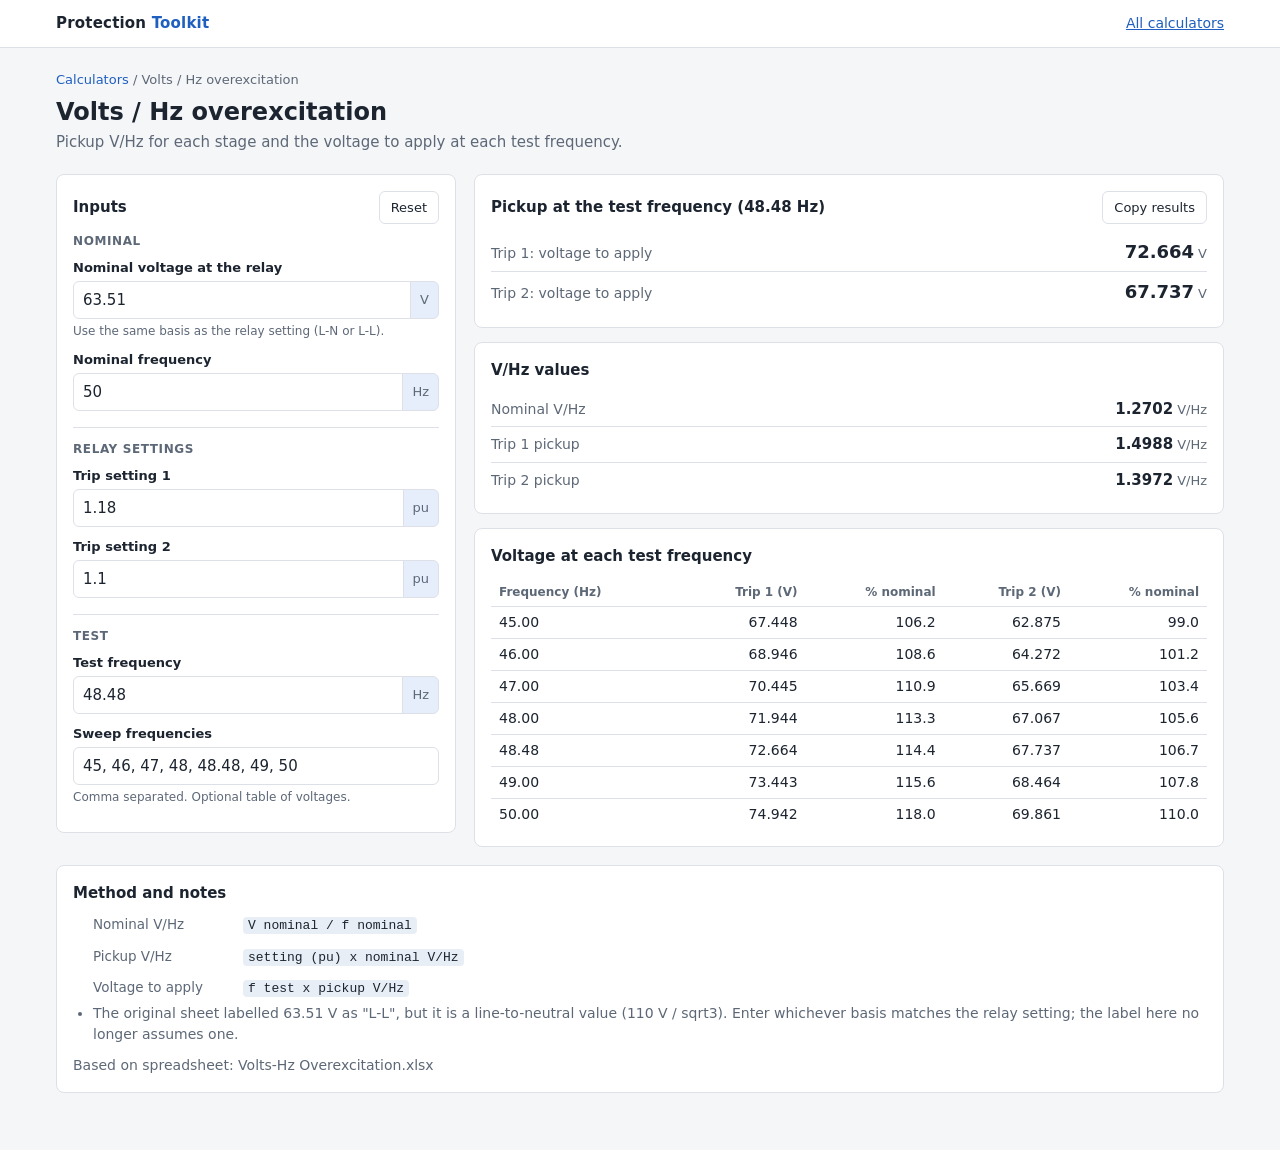
<file: calculators/calculator site/calculators/volts-hz.html>
<!doctype html>
<html lang="en">
<head>
<meta charset="utf-8">
<meta name="viewport" content="width=device-width, initial-scale=1">
<title>Volts per Hz overexcitation - Protection Toolkit</title>
<link rel="stylesheet" href="../css/style.css">
</head>
<body data-base="../">
<main class="wrap" id="app"></main>
<script src="../js/core.js"></script>
<script src="../js/calcs/volts-hz.js"></script>
<script>
TK.mount({
  id: 'volts-hz',
  title: 'Volts / Hz overexcitation',
  subtitle: 'Pickup V/Hz for each stage and the voltage to apply at each test frequency.',
  source: 'Volts-Hz Overexcitation.xlsx',
  inputs: [
    { group: 'Nominal' },
    { id: 'vnom', label: 'Nominal voltage at the relay', unit: 'V', value: 63.51, minExclusive: 0, hint: 'Use the same basis as the relay setting (L-N or L-L).' },
    { id: 'fnom', label: 'Nominal frequency', unit: 'Hz', value: 50, minExclusive: 0 },
    { group: 'Relay settings' },
    { id: 'trip1', label: 'Trip setting 1', unit: 'pu', value: 1.18, minExclusive: 0 },
    { id: 'trip2', label: 'Trip setting 2', unit: 'pu', value: 1.1, minExclusive: 0 },
    { group: 'Test' },
    { id: 'fset', label: 'Test frequency', unit: 'Hz', value: 48.48, minExclusive: 0 },
    { id: 'freqList', label: 'Sweep frequencies', type: 'text', value: '45, 46, 47, 48, 48.48, 49, 50', hint: 'Comma separated. Optional table of voltages.' }
  ],
  calc: function (v) {
    var r = TK.calcs.voltsHz.compute(v);
    var out = {
      warnings: r.warnings,
      sections: [
        { title: 'Pickup at the test frequency (' + v.fset + ' Hz)', rows: [
          { label: 'Trip 1: voltage to apply', value: r.v1, unit: 'V', dp: 3, strong: true },
          { label: 'Trip 2: voltage to apply', value: r.v2, unit: 'V', dp: 3, strong: true }
        ] },
        { title: 'V/Hz values', rows: [
          { label: 'Nominal V/Hz', value: r.ratio, unit: 'V/Hz', dp: 4 },
          { label: 'Trip 1 pickup', value: r.t1, unit: 'V/Hz', dp: 4 },
          { label: 'Trip 2 pickup', value: r.t2, unit: 'V/Hz', dp: 4 }
        ] }
      ]
    };
    if (r.sweep.length) out.sections.push({ title: 'Voltage at each test frequency', table: {
      head: ['Frequency (Hz)', 'Trip 1 (V)', '% nominal', 'Trip 2 (V)', '% nominal'], dp: [2, 3, 1, 3, 1],
      rows: r.sweep.map(function (s) { return [s.f, s.v1, s.pct1, s.v2, s.pct2]; }) } });
    return out;
  },
  formulas: [
    { label: 'Nominal V/Hz', text: 'V nominal / f nominal' },
    { label: 'Pickup V/Hz', text: 'setting (pu) x nominal V/Hz' },
    { label: 'Voltage to apply', text: 'f test x pickup V/Hz' }
  ],
  notes: ['The original sheet labelled 63.51 V as "L-L", but it is a line-to-neutral value (110 V / sqrt3). Enter whichever basis matches the relay setting; the label here no longer assumes one.']
});
</script>
</body>
</html>
</file>
<file: calculators/calculator site/css/style.css>
:root {
  --bg: #f5f6f8;
  --panel: #ffffff;
  --text: #1c2430;
  --muted: #5d6877;
  --line: #dde1e7;
  --accent: #1f5fbf;
  --accent-soft: #e6eefb;
  --input-bg: #ffffff;
  --pass: #17683a;   --pass-bg: #e2f4e8;
  --fail: #a4231f;   --fail-bg: #fbe6e4;
  --warn: #8a5a00;   --warn-bg: #fff2d6;
  --info: #35506e;   --info-bg: #e8eef5;
  --c1: #2563eb; --c2: #dc2626; --c3: #15803d; --c4: #d97706; --c5: #7c3aed; --c6: #0891b2;
  --grid: #e6e9ee; --axis: #8a94a3;
  --radius: 8px;
  --mono: ui-monospace, "SF Mono", Menlo, Consolas, monospace;
}
@media (prefers-color-scheme: dark) {
  :root {
    --bg: #12161c; --panel: #1a2029; --text: #e6e9ee; --muted: #9aa5b4; --line: #2b3441;
    --accent: #6ea2ff; --accent-soft: #1f2b40; --input-bg: #12161c;
    --pass: #6fd497; --pass-bg: #163325; --fail: #ff8f88; --fail-bg: #40201f;
    --warn: #f0c261; --warn-bg: #3a2f14; --info: #9db8d6; --info-bg: #202b38;
    --c1: #6ea2ff; --c2: #ff7b74; --c3: #58cf85; --c4: #f0b04a; --c5: #b69aff; --c6: #4fd0e6;
    --grid: #262e3a; --axis: #6f7a89;
  }
}

* { box-sizing: border-box; }
html { -webkit-text-size-adjust: 100%; }
body {
  margin: 0; background: var(--bg); color: var(--text);
  font: 15px/1.5 system-ui, -apple-system, "Segoe UI", Roboto, sans-serif;
}
a { color: var(--accent); }

/* ---------- header ---------- */
.site-header { background: var(--panel); border-bottom: 1px solid var(--line); }
.site-header .wrap { display: flex; align-items: center; gap: 16px; padding-top: 12px; padding-bottom: 12px; }
.brand { font-weight: 700; letter-spacing: .2px; color: var(--text); text-decoration: none; }
.brand span { color: var(--accent); }
.site-header nav { margin-left: auto; display: flex; gap: 14px; font-size: 14px; }
.wrap { max-width: 1200px; margin: 0 auto; padding: 0 16px; }
main.wrap { padding-top: 22px; padding-bottom: 60px; }

.page-title h1 { margin: 0 0 4px; font-size: 24px; line-height: 1.25; }
.page-title p { margin: 0 0 20px; color: var(--muted); max-width: 70ch; }
.crumbs { font-size: 13px; color: var(--muted); margin-bottom: 8px; }
.crumbs a { text-decoration: none; }

/* ---------- layout ---------- */
.calc { display: grid; grid-template-columns: minmax(300px, 400px) minmax(0, 1fr); gap: 18px; align-items: start; }
@media (max-width: 880px) { .calc { grid-template-columns: 1fr; } }
.panel { background: var(--panel); border: 1px solid var(--line); border-radius: var(--radius); padding: 16px; }
.panel + .panel, .results > .panel + .panel { margin-top: 14px; }
.panel h2 { margin: 0 0 10px; font-size: 15px; font-weight: 650; }
.panel h3 { margin: 0 0 8px; font-size: 13px; text-transform: uppercase; letter-spacing: .04em; color: var(--muted); font-weight: 650; }
.panel-head { display: flex; align-items: center; gap: 8px; margin-bottom: 8px; flex-wrap: wrap; }
.panel-head h2 { margin: 0; flex: 1; }

/* ---------- inputs ---------- */
.group-title { margin: 16px 0 8px; padding-top: 12px; border-top: 1px solid var(--line); font-size: 12px; text-transform: uppercase; letter-spacing: .05em; color: var(--muted); font-weight: 650; }
.group-title:first-child { margin-top: 0; padding-top: 0; border-top: 0; }
.field { margin-bottom: 10px; }
.field label { display: block; font-size: 13px; font-weight: 550; margin-bottom: 3px; }
.field .hint { display: block; font-size: 12px; color: var(--muted); margin-top: 3px; }
.control { display: flex; align-items: stretch; }
.control input, .control select {
  flex: 1; min-width: 0; font: inherit; font-variant-numeric: tabular-nums;
  padding: 7px 9px; color: var(--text); background: var(--input-bg);
  border: 1px solid var(--line); border-radius: 6px;
}
.control .unit {
  display: flex; align-items: center; padding: 0 9px; margin-left: -1px; font-size: 13px; color: var(--muted);
  background: var(--accent-soft); border: 1px solid var(--line); border-radius: 0 6px 6px 0; white-space: nowrap;
}
.control .unit + input { }
.control input:has(+ .unit) { border-radius: 6px 0 0 6px; }
input:focus, select:focus, button:focus-visible { outline: 2px solid var(--accent); outline-offset: 1px; }
input[aria-invalid="true"] { border-color: var(--fail); background: var(--fail-bg); }
.field .err { color: var(--fail); font-size: 12px; margin-top: 3px; }

.grid-in { width: 100%; border-collapse: collapse; margin-bottom: 10px; }
.grid-in caption { text-align: left; font-size: 13px; font-weight: 550; padding-bottom: 4px; }
.grid-in th { font-size: 12px; font-weight: 600; color: var(--muted); text-align: left; padding: 0 4px 3px; }
.grid-in td { padding: 2px 3px 2px 0; }
.grid-in td:first-child { font-size: 13px; white-space: nowrap; padding-right: 8px; }
.grid-in input { width: 100%; font: inherit; font-variant-numeric: tabular-nums; padding: 6px 7px; color: var(--text); background: var(--input-bg); border: 1px solid var(--line); border-radius: 6px; }

button, .btn {
  font: inherit; font-size: 13px; padding: 6px 11px; border-radius: 6px; cursor: pointer;
  color: var(--text); background: var(--panel); border: 1px solid var(--line);
}
button:hover { border-color: var(--accent); }
select.preset { font: inherit; font-size: 13px; padding: 6px 8px; border-radius: 6px; color: var(--text); background: var(--input-bg); border: 1px solid var(--line); max-width: 100%; }

/* ---------- results ---------- */
.result-rows { display: grid; grid-template-columns: 1fr; }
.rrow { display: flex; align-items: baseline; gap: 10px; padding: 6px 0; border-bottom: 1px solid var(--line); }
.rrow:last-child { border-bottom: 0; }
.rrow .lbl { flex: 1; color: var(--muted); font-size: 14px; }
.rrow .lbl small { display: block; font-size: 12px; opacity: .85; }
.rrow .val { font-variant-numeric: tabular-nums; font-weight: 600; text-align: right; }
.rrow .val .u { font-weight: 400; color: var(--muted); font-size: 13px; margin-left: 4px; }
.rrow.strong .val { font-size: 18px; }

.pill { display: inline-block; padding: 2px 9px; border-radius: 999px; font-size: 12px; font-weight: 700; letter-spacing: .03em; }
.pill.pass { color: var(--pass); background: var(--pass-bg); }
.pill.fail { color: var(--fail); background: var(--fail-bg); }
.pill.warn { color: var(--warn); background: var(--warn-bg); }
.pill.info { color: var(--info); background: var(--info-bg); }

table.data { width: 100%; border-collapse: collapse; font-variant-numeric: tabular-nums; font-size: 14px; }
table.data th { text-align: right; font-size: 12px; font-weight: 650; color: var(--muted); padding: 5px 8px; border-bottom: 1px solid var(--line); }
table.data td { text-align: right; padding: 5px 8px; border-bottom: 1px solid var(--line); }
table.data th:first-child, table.data td:first-child { text-align: left; }
table.data tr:last-child td { border-bottom: 0; }
.table-wrap { overflow-x: auto; }

.banner { border-radius: 6px; padding: 9px 12px; font-size: 14px; margin-bottom: 12px; }
.banner.warn { color: var(--warn); background: var(--warn-bg); }
.banner.fail { color: var(--fail); background: var(--fail-bg); }
.banner + .banner { margin-top: -6px; }

.note-text { color: var(--muted); font-size: 14px; margin: 0; }

/* ---------- plots ---------- */
.plot svg { width: 100%; height: auto; display: block; }
.plot .grid line { stroke: var(--grid); stroke-width: 1; }
.plot .axis line { stroke: var(--axis); stroke-width: 1.3; }
.plot text { fill: var(--muted); font-size: 11px; font-family: inherit; }
.plot .axis-title { font-size: 12px; fill: var(--text); }
.legend { display: flex; flex-wrap: wrap; gap: 4px 16px; padding-top: 6px; font-size: 13px; color: var(--muted); }
.legend i { display: inline-block; width: 18px; height: 0; border-top: 3px solid; vertical-align: middle; margin-right: 6px; }

/* ---------- notes ---------- */
.notes { margin-top: 18px; }
.notes ul { margin: 0; padding-left: 20px; color: var(--muted); font-size: 14px; }
.notes li { margin-bottom: 4px; }
.notes code, .formula { font-family: var(--mono); font-size: 13px; background: var(--info-bg); padding: 1px 5px; border-radius: 4px; color: var(--text); }
.formulas { display: grid; gap: 6px; margin: 0 0 14px; padding: 0; list-style: none; }
.formulas li { font-size: 13.5px; }
.formulas .lbl { display: inline-block; min-width: 150px; color: var(--muted); }

/* ---------- home ---------- */
.search { width: 100%; max-width: 420px; font: inherit; padding: 9px 12px; color: var(--text); background: var(--input-bg); border: 1px solid var(--line); border-radius: 8px; margin: 0 0 20px; }
.group-h { margin: 26px 0 10px; font-size: 13px; text-transform: uppercase; letter-spacing: .05em; color: var(--muted); font-weight: 650; }
.cards { display: grid; grid-template-columns: repeat(auto-fill, minmax(260px, 1fr)); gap: 12px; }
.card { display: block; text-decoration: none; color: inherit; background: var(--panel); border: 1px solid var(--line); border-radius: var(--radius); padding: 14px 16px; }
.card:hover { border-color: var(--accent); }
.card h3 { margin: 0 0 4px; font-size: 16px; text-transform: none; letter-spacing: 0; color: var(--text); }
.card p { margin: 0; font-size: 14px; color: var(--muted); }
.card .src { margin-top: 8px; font-size: 12px; color: var(--muted); }
.empty { color: var(--muted); }

@media print {
  .site-header, .panel-head button, .panel-head select, .inputs .actions { display: none; }
  body { background: #fff; }
  .calc { grid-template-columns: 1fr; }
}
</file>
